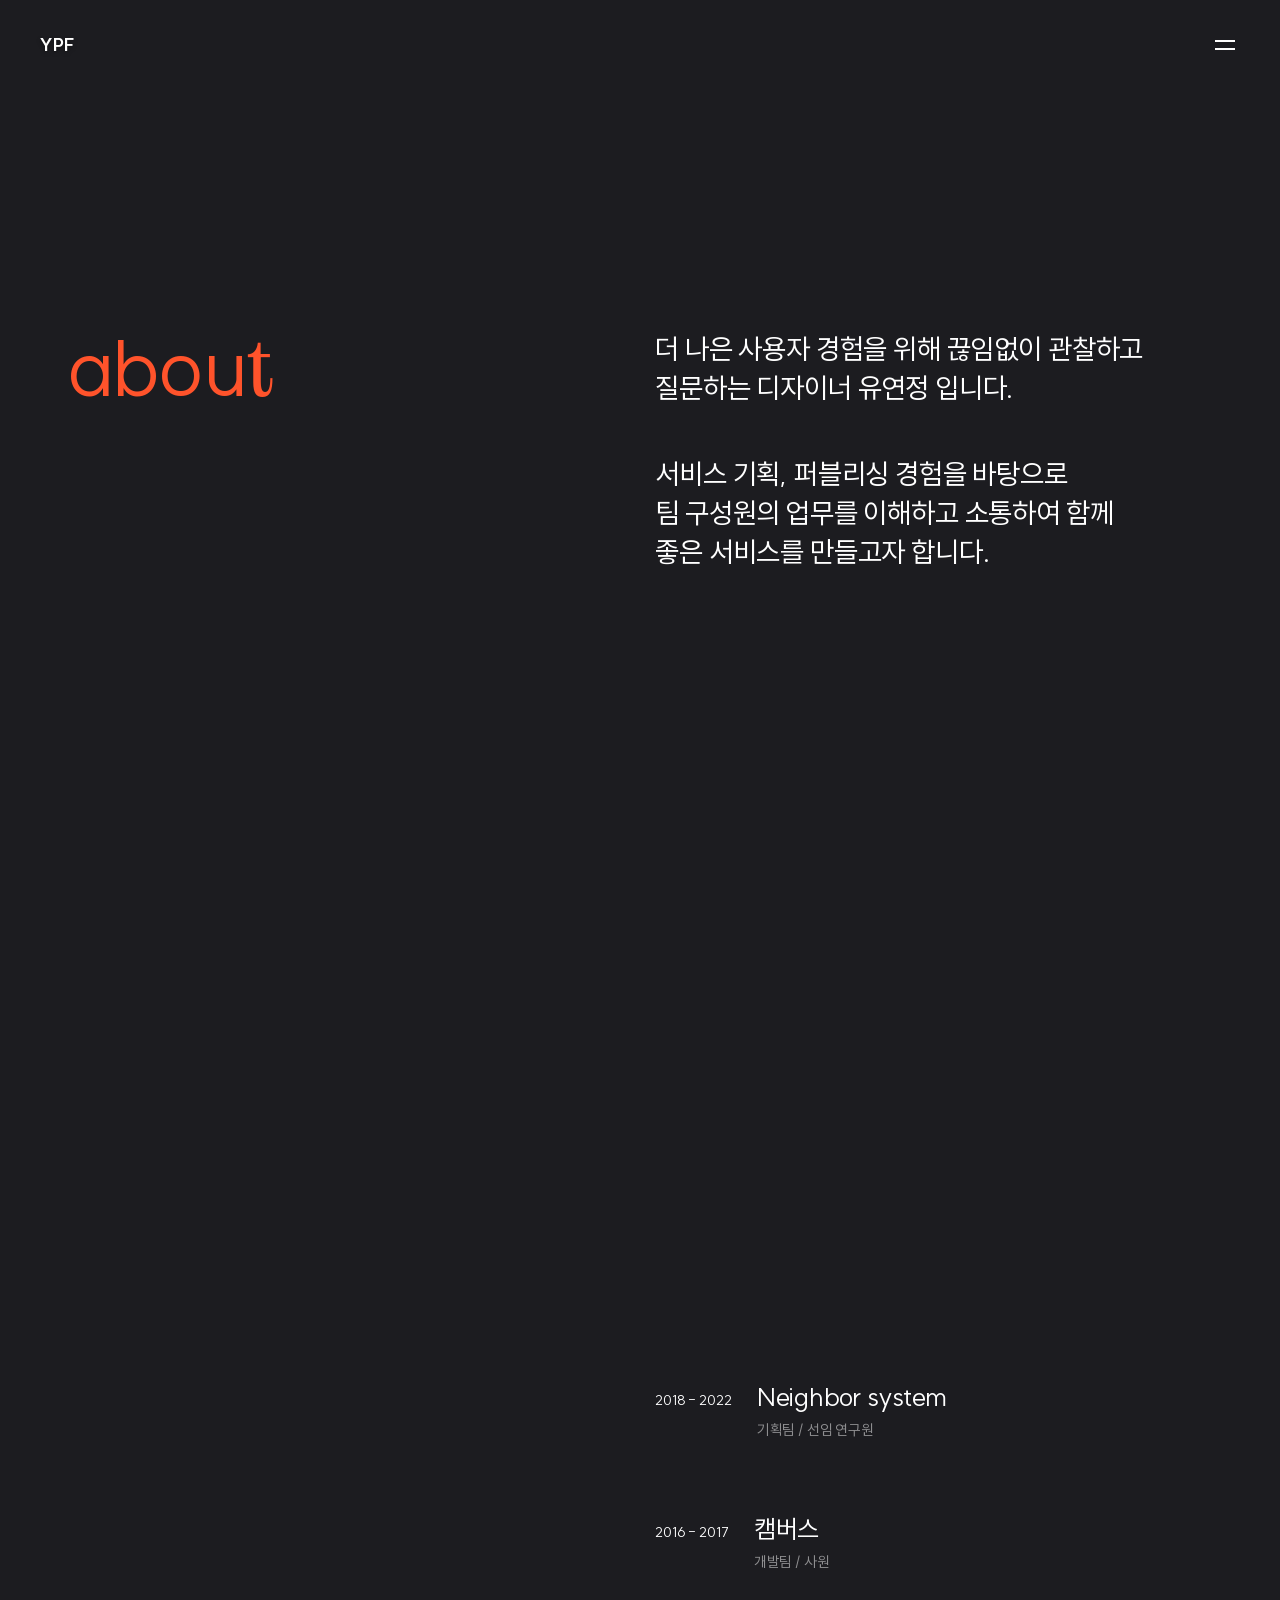
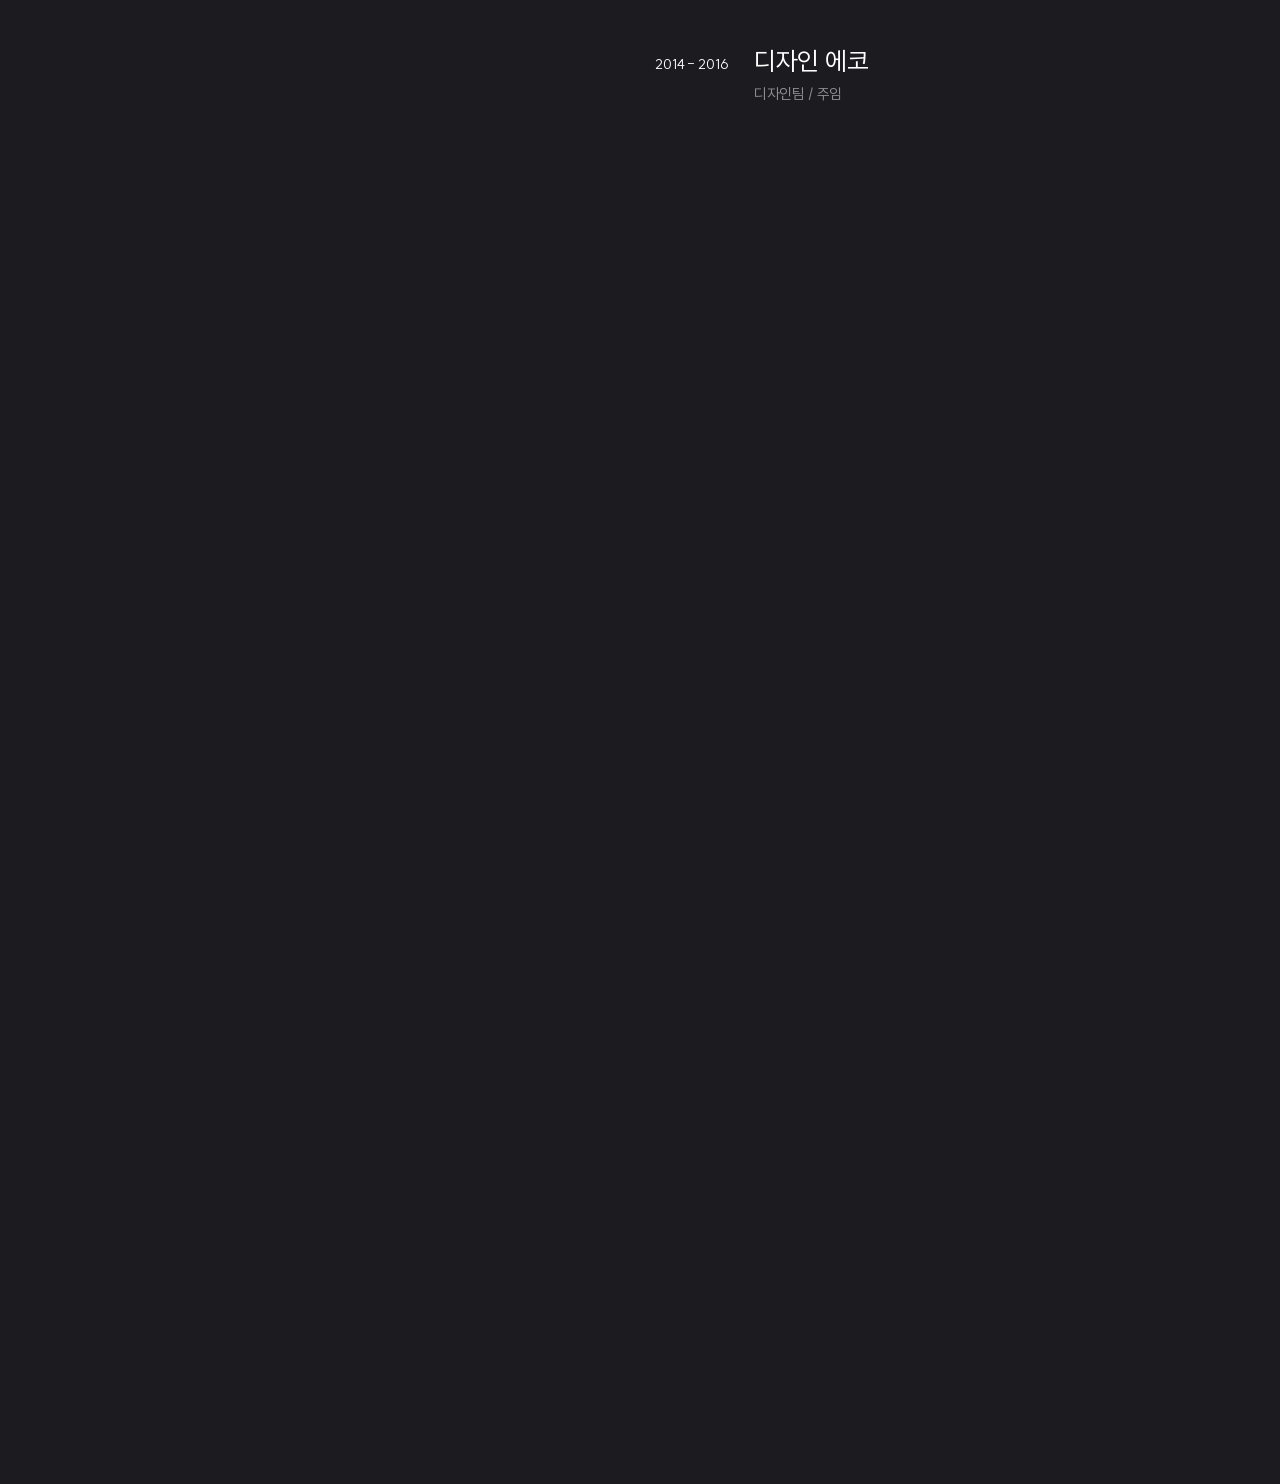
<file: about.html>
<!DOCTYPE html>
<html lang="ko">
<head>
    <meta charset="UTF-8">
    <meta http-equiv="X-UA-Compatible" content="IE=edge:chrome=1">
    <meta name="viewport" content="width=device-width, initial-scale=1.0">

    <meta property="og:url" content="https://ypf-uxui.com/">
    <meta property="og:type" content="website">
    <meta property="og:image" content="https://ypf-uxui.com/resource/images/img_ypf.png">
    <meta property="og:title" content="YPF - UXUI">
    <meta property="og:description" content="Design portfolio">

    <link rel="stylesheet" href="resource/css/base.css">
    <link rel="stylesheet" href="resource/css/font.css">
    <link rel="stylesheet" href="resource/css/common.css">
    <link rel="stylesheet" href="resource/css/about.css">
    <script type="text/javascript" src="resource/JS/plugin/jquery-3.6.1.min.js"></script>
    <script type="text/javascript" src="resource/JS/about.js"></script>
    
    <link rel="shortcut icon" href="resource/images/favicon.ico">
    <title>YPF - Design portfolio</title>
    
</head>
<body>
    <header class="white">
        <a href="index.html"><h1>YPF</h1></a>
        <nav>
            <input type="checkbox" id="btn"><label for="btn">메뉴</label>
            <div class="menu">
                <a class="index" href="index.html"><span>YPF</span></a>
                <a class="about active" href="about.html"><span>About</span></a>
                <a class="work" href="work.html"><span>Work</span><i>4</i></a>
            </div>
        </nav>
        <small class="hidden">©2022</small>
    </header>

    <div class="wrap">
        <div class="pgroup">
            <p class="outer active">
                <span class="primary">abou<i class="serif">t</i></span>
            </p>
            <p class="outer">
                <span>working <em><i class="primary">e<i class="serif italic">x</i>perience</i></em></span>
            </p>
            <p class="outer">
                <span>Get in <em><i class="primary"><i class="serif italic">t</i>ouch</i></em></span>
            </p>
        </div>
        <section class="section01">
            <div class="inner">
               <p class="viewItem">
                더 나은 사용자 경험을 위해 끊임없이
                관찰하고 질문하는 디자이너 유연정 입니다. 
               </p>
               <p class="viewItem">
                서비스 기획, 퍼블리싱 경험을 바탕으로<br/>
                팀 구성원의 업무를 이해하고 소통하여
                함께 좋은 서비스를 만들고자 합니다.
               </p>
            </div>
        </section>
        <section class="section02">
            <div class="inner">
               <ul>
                   <li>
                       <time>2018 - 2022</time>
                       <span>
                           <em>Neighbor system</em>
                           <i>기획팀 / 선임 연구원</i>
                       </span>
                   </li>
                   <li>
                       <time>2016 - 2017</time>
                       <span>
                           <em>캠버스</em>
                           <i>개발팀 / 사원</i>
                       </span>
                   </li>
                   <li>
                       <time>2014 - 2016</time>
                       <span>
                           <em>디자인 에코</em>
                           <i>디자인팀 / 주임</i>
                       </span>
                   </li>
               </ul>
            </div>
        </section>
        <section class="section03">
           <!-- <div class="inner">
               <p>***@gmail.com</p>
            </div>-->
        </section>
    </div>

    
    
</body>
</html>
</file>
<file: resource/css/base.css>
@charset "utf-8";

/*Reset*/
*, *:after, *:before{margin:0; padding:0; box-sizing: border-box; word-break:keep-all;}
html, body, div, span, h1, h2, h3, h4, h5, h6, p, a, address, strong, i, ul, li, fieldset, form, label, legend, table, caption, tbody, tfoot, thead, tr, th, td,
article, aside, canvas, figure, figcaption, footer, header, 
section, summary, time, mark, audio, video
 { margin: 0; padding: 0; border: 0; font-size: 100%; font: inherit; vertical-align: baseline; }
/* HTML5 display-role reset for older browsers */
article, aside, details, figcaption, figure,footer, header, main, nav, section, samp, cite {display: block;}
h1, h2, h3, h4, h5, h6{clear:both; font-weight:normal;}
ul, ol {list-style: none;}
a{color: inherit; text-decoration: none; cursor:pointer;}
em, i{font-style:normal;}
button{border:0; outline:0; font-family: var(--main-font); background:none; cursor: pointer; font-size: 100%; color:#fff;}
img {vertical-align:middle; border:0}

/* scroll */
/* 스크롤바 설정*/
::-webkit-scrollbar{width: 14px; }  
/* 스크롤바 막대 설정*/
::-webkit-scrollbar-thumb{background-color: rgba(31,35,39,.3); border-radius: 13px; background-clip: padding-box; border:3px solid transparent;}
/* 스크롤바 뒷 배경 설정*/
::-webkit-scrollbar-track{background-color: #f4f4f4; border-radius: 0;}
/* 스크롤바 버튼 설정*/
::-webkit-scrollbar-button{display: block; height:1px;}

html{position:relative; font-size:10px; scroll-behavior: smooth;}
body{position:relative; overflow-x: hidden; font-family: var(--main-font); font-weight:400; font-size:1.6rem; color:#181818; letter-spacing:-0.01em;} 


:root{
    --primary-color : #FF532B;
    --secondary-color : #1C1C20;
    --main-font : 'SUIT', sans-serif ;
    --sub-font : 'PPObjectSans',sans-serif;
    --sub-font-serif : 'PPEditorialNew',serif;
  }
</file>
<file: resource/css/font.css>
@charset "utf-8";

@font-face {
	font-family: 'SUIT';
	font-weight: 300;
	src:local(※), url(../font/SUIT-Light.woff2) format('woff2'),
    url(../font/SUIT-Light.ttf) format('truetype');
}
@font-face {
	font-family: 'SUIT';
	font-weight: 400;
	src:local(※), url(../font/SUIT-Regular.woff2) format('woff2'),
    url(../font/SUIT-Regular.ttf) format('truetype');
}
@font-face {
	font-family: 'SUIT';
	font-weight: 500;
	src:local(※), url(../font/SUIT-Medium.woff2) format('woff2'),
    url(../font/SUIT-Medium.ttf) format('truetype');

}
@font-face {
	font-family: 'SUIT';
	font-weight: 600;
	src:local(※), url(../font/SUIT-SemiBold.woff2) format('woff2'),
    url(../font/SUIT-SemiBold.ttf) format('truetype');

}
@font-face {
	font-family: 'SUIT';
	font-weight: 700;
	src:local(※), url(../font/SUIT-Bold.woff2) format('woff2'),
    url(../font/SUIT-Bold.ttf) format('truetype');

}
@font-face {
	font-family: 'SUIT';
	font-weight: 800;
	src:local(※), url(../font/SUIT-ExtraBold.woff2) format('woff2'),
    url(../font/SUIT-ExtraBold.ttf) format('truetype');
}

@font-face {
	font-family: 'PPObjectSans';
	font-weight: 400;
	src:local(※), url(../font/PPObjectSans-Regular.woff) format('woff'),
    url(../font/PPObjectSans-Regular.otf) format('opentype');
}


@font-face {
	font-family: 'PPEditorialNew';
	font-weight: 400;
	src:local(※), url(../font/PPEditorialNew-Regular.woff) format('woff'),
    url(../font/PPEditorialNew-Regular.otf) format('opentype');
}
@font-face {
	font-family: 'PPEditorialNew';
	font-weight: 400;
    font-style: italic;
	src:local(※), url(../font/PPEditorialNew-Italic.woff) format('woff'),
    url(../font/PPEditorialNew-Italic.otf) format('opentype');
}
</file>
<file: resource/css/common.css>
@charset "utf-8";

/* header */
header{z-index: 999; position: fixed; top:0; left:0; width: 100%; display: flex; justify-content: space-between; align-items: center; padding: 30px 40px 0 40px;}
header h1{font-size: 1.6rem; font-weight: 800; text-shadow: 0 2px 1px rgba(0,0,0,0.1); transition-duration: .3s;}
header small{font-size: 1.2rem; opacity: .6;}

nav{position: relative; display: flex; flex-direction: row-reverse; width: 100%;}
nav input[type="checkbox"]{display: none;}
nav label{position: relative; display: flex; justify-content: center; align-items: center; font-size: 0; width: 30px; height: 30px; cursor: pointer;}
nav label::before,nav label::after{content:""; position: absolute; display: block; width:65%; height: 2px; background: #000; transition-duration: .3s;}
nav label::before{top:calc(50% - 5px);}
nav label::after{bottom:calc(50% - 5px);}
nav input[type="checkbox"]:checked+label::before, nav input[type="checkbox"]:checked+label::after{top:calc(50% - 1px); bottom:calc(50% - 1px);}
nav input[type="checkbox"]:checked+:hover::before, nav input[type="checkbox"]:checked+:hover::after{transform: scaleX(1.4);}
nav label:hover::before, nav label:hover::after{transform: scaleX(1.4);}
nav .menu{position: absolute;  top:50%; transform: translateY(-50%); right:clamp(50px,5.208333333333333vw,100px);display: flex; justify-content: flex-end; gap: clamp(25px,3.125vw,60px);}
nav .menu a{position: relative; font-size: 1.4rem; font-weight: 500; opacity: 0; transform: translateY(-60px); transition-duration: .7s;}
nav .menu a:nth-child(2){transition-delay: .1s;}
nav .menu a:nth-child(3){transition-delay: .17s;}
nav .menu a::after{content:""; position: absolute; bottom:0; left:0; width: 0; height: 1px; background: #000; transition-duration: .3s;}
nav .menu a:not(.active):hover::after{width: 100%;}
nav .menu a.index{display: none;}
nav .menu a span{transition-duration: .3s; text-shadow: 0 2px 1px rgba(0,0,0,0.1);}
nav .menu a.work i{position: absolute; top: -3px; right:-5px; font-size: 1rem; color: var(--primary-color);}  
nav input[type="checkbox"]:checked ~ .menu a{opacity: 1; transform: translateY(0);}

nav .menu a.active{cursor:default;}
nav .menu a.active span{color:rgba(0,0,0,0.3);}
nav .menu a.active i{opacity: .5;}

header.white h1{color:#fff; text-shadow: 0 2px 4px rgba(0,0,0,0.35);}
header.white nav label::before,header.white nav label::after{background: #fff;}
header.white nav .menu a span{color:#fff; text-shadow: 0 2px 4px rgba(0,0,0,0.35);}
header.white nav .menu a.active span{color:rgba(256,256,256,0.3);}
header.white nav .menu a::after{background: #fff;}


section{position: relative; width: 100%;}
.wrap{width:100%; position: relative;}
.hidden{visibility:hidden; position:absolute; left:-9999em; width:1px; height:1px; margin:0; padding:0; background:none; font-size:0; line-height:0; text-indent:-9999em}

/* style */
.primary{color: var(--primary-color);}
.serif{font-family: var(--sub-font-serif);}
.italic{font-style: italic;}

.cursor{position: fixed; top:0; left:0; z-index: -1; opacity: 0; transform: translate(-50%,-50%); width:5rem; height: 5rem; border-radius: 50%;
transition: transform .3s ease; transform-origin: 100% 100%; pointer-events: none; user-select: none;}
.cursor.pointer{transform: scale(1.7); z-index: 1000;}

.mainCopy span{position: relative; display: inline-block; left:0; font-family: var(--sub-font); font-size: 10.9vw; line-height: 0.9; transition: 1s;}
.mainCopy em{display: inline-block;}

.contact .mainCopy{padding-bottom: 11vw;}
.contact .mainCopy p{color:#fff;}
.info{position: relative; z-index: 1; display: flex; align-items: flex-end; justify-content: space-between; margin-top: auto;}
.info span{color: #fff; letter-spacing:0.01em;}
.info div span{font-size: 1.5rem;}
.info div span~span{margin-left: 30px;}
.info address span{font-size: 1.4rem;}
.info address span~span{margin-left: 30px;}




@media screen and (min-width:1024px) {
	/* Desktop */
}
@media screen and (min-width:768px) and (max-width: 1023px) {
	/* Tablet */

}
@media screen and (max-width:767px){ 
	/* Mobile */

    header{position: absolute; top:0; left:0; padding: 25px 25px 0 25px;}
    header>a{position: relative; z-index: 2; transition-duration: .3s; transform: translateY(0);}
    header:has(input:checked)>a{transform: translateY(-60px);}
    header h1{font-size: 1.4rem;} 
    header .menu a{font-size: 1.3rem;}
    header small{font-size: 1rem;}

    nav{position: fixed; top:-7px; right:0; padding: 25px 25px 0;}
    nav::before{content:""; position: absolute; top:0; right:0; transition-duration: .3s; transition-delay: .2s; transform: translateY(-100%); display: block; width: 100vw; height: 65px; background: #fff;}
    nav:has(input:checked)::before{transform: translateY(0); transition-delay: 0;}
    nav .menu{width: calc(100% - 50px); right: 0; left: 0; top:31px; padding: 0 25px; transform: none;}
    nav .menu a.index{display: block; margin-right: auto; font-weight: 800; font-size: 1.4rem;}
    header.white nav::before{background: var(--secondary-color);}

    nav label{width: 28px;}
    nav input[type="checkbox"]:checked+:hover::before, nav input[type="checkbox"]:checked+:hover::after{transform: scaleX(1);}
    nav label:hover::before, nav label:hover::after{transform: scaleX(1);}
    nav .menu a:not(.active):hover::after{width: 0;}

    .contact .mainCopy{padding-bottom: 80px;}
    .info{flex-direction: column; align-items: flex-start; gap: 0;}
    .info div span,
    .info address span{font-size: 1.1rem;}
    .info div span~span,
    .info address span~span{margin:7px 0 0 7px}


 
}
</file>
<file: resource/css/about.css>
.wrap{background: var(--secondary-color);}

.pgroup{position: fixed; top: 0; left:0; width: 100vw; height: 100vh; background: var(--secondary-color);}
.pgroup p{position: absolute; top:11vw; transform: translateY(-50%); left:5.208333333333333vw; opacity: 0; font-size: max(4rem,6.052083333333333vw); color:#fff; transition-duration: .4s;}
.pgroup p:nth-child(3){top:50%;}
.pgroup p.active{animation: fadeInUp 1s both;}
.pgroup p:nth-child(3).active{animation: fadeInUp2 1s both;}
.pgroup p:nth-child(2) em{display: block; line-height: 0.9;}

section{color:#fff; min-height: 100vh; display: flex; align-items: center;}
section~section{margin-top: 15vw;}

.inner{padding-left: 51.1875vw; padding-right:10.416666666666666vw;}

.active .viewItem{animation: copyFadeIn 1s both;}

.section01 p{font-size: max(1.6rem, 2.1875vw); line-height: 1.4;}
.section01 p~p{margin-top: 3.6458333333333335vw;}
.section01 p:last-of-type.viewItem{ animation-delay: .1s;}

.section02 li{display: flex; gap: 0 1.9791666666666667vw;}
.section02 li~li{margin-top: 5.729166666666667vw;}
.section02 time{font-size: max(1.4rem, 1.0416666666666667vw); margin-top: 0.78125vw;}
.section02 em{display: block; font-size: max(1.7rem, 1.9791666666666667vw); margin-bottom: 0.5208333333333334vw;}
.section02 i{font-size: max(1.3rem, 1.1458333333333333vw); opacity: .5;}
.section02 li:nth-child(2){animation-delay: .2s;}
.section02 li:nth-child(3){animation-delay: .4s;}

.section03 p{font-size: max(1.6rem, 1.9791666666666667vw);}


@keyframes fadeInUp {
    0% { transform: translateY(60px); opacity: 0;}
    100% { transform: translateY(0); opacity: 1;}
}

@keyframes fadeInUp2{
    0% { transform: translateY(calc(-50% + 60px)); opacity: 0;}
    100% { transform: translateY(-50%); opacity: 1;}
}

@keyframes copyFadeIn {
    0% { transform: translateY(100px); }
    100% { transform: translateY(0)  }
    }




@media screen and (max-width:767px){ 
	/* Mobile */

    .pgroup p{bottom:25px !important; left:25px; top:initial !important;}
    .pgroup p:nth-child(3).active{animation: fadeInUp 1s both;}

    .inner{padding: 0 25px; width: 90%; margin: -20px auto 0 auto;}

    .section02 li{gap:0 40px}

    .section03 p{text-align: center;}

}
</file>
